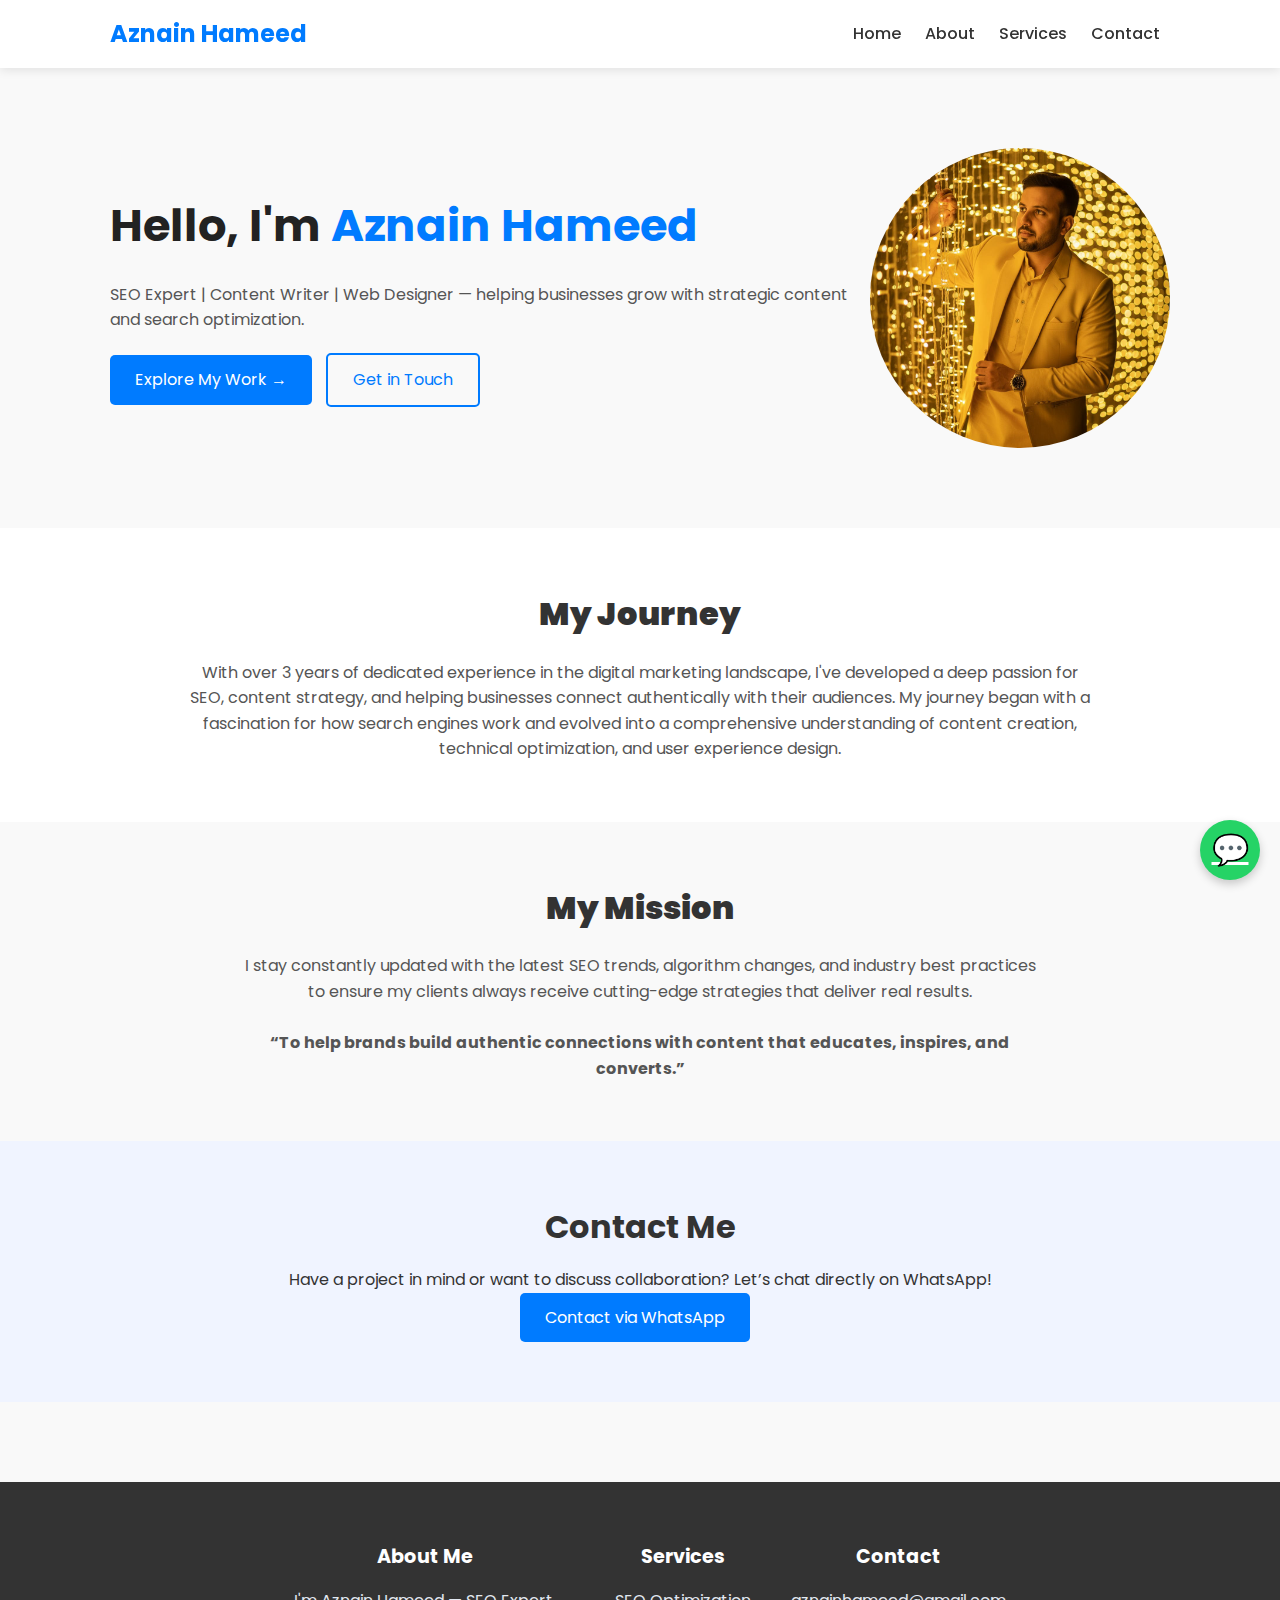
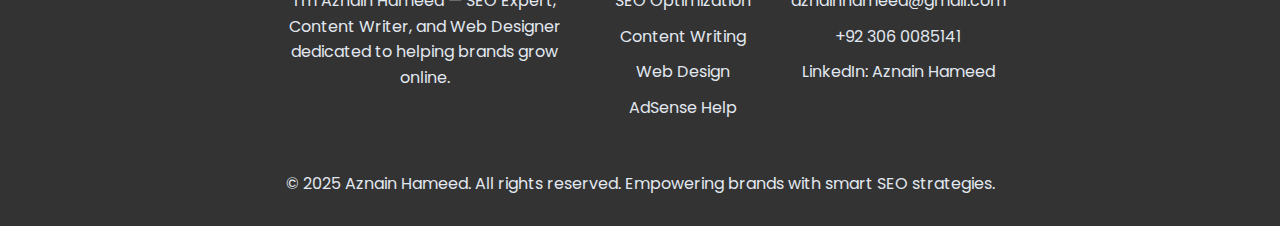
<file: index.html>
<!DOCTYPE html>
<html lang="en">
<head>
  <meta charset="UTF-8" />
  <meta name="viewport" content="width=device-width, initial-scale=1.0" />
  <meta name="description" content="Aznain Hameed — SEO Expert, Content Writer, and Web Designer helping brands grow through content and search optimization." />
  <meta name="keywords" content="Aznain Hameed, SEO Expert, Content Writer, Web Designer, SEO Services" />
  <title>Aznain Hameed - SEO Expert</title>

  <!-- Google Font -->
  <link href="https://fonts.googleapis.com/css2?family=Poppins:wght@400;500;600&display=swap" rel="stylesheet">

  <style>
    /* Global Styles */
    * {
      margin: 0;
      padding: 0;
      box-sizing: border-box;
      font-family: 'Poppins', sans-serif;
    }

    body {
      background-color: #f9f9f9;
      color: #333;
      line-height: 1.6;
      scroll-behavior: smooth;
      overflow-x: hidden;
      word-wrap: break-word;
    }

    /* Header */
    header {
      background: #fff;
      box-shadow: 0 2px 10px rgba(0,0,0,0.1);
      position: sticky;
      top: 0;
      z-index: 1000;
    }

    nav {
      display: flex;
      justify-content: space-between;
      align-items: center;
      max-width: 1100px;
      margin: auto;
      padding: 15px 20px;
    }

    nav h2 {
      color: #007bff;
      font-size: 1.5rem;
    }

    nav a {
      text-decoration: none;
      color: #333;
      margin: 0 10px;
      font-weight: 500;
      transition: color 0.3s;
    }

    nav a:hover {
      color: #007bff;
    }

    /* Hero Section */
    .hero {
      display: flex;
      justify-content: space-between;
      align-items: center;
      flex-wrap: wrap;
      max-width: 1100px;
      margin: 60px auto;
      padding: 0 20px;
    }

    .hero-content {
      flex: 1 1 500px;
    }

    .hero-content h1 {
      font-size: 2.8rem;
      color: #222;
    }

    .hero-content span {
      color: #007bff;
    }

    .hero-content p {
      margin: 20px 0;
      color: #555;
    }

    .btn, .btn-outline {
      display: inline-block;
      padding: 12px 25px;
      border-radius: 5px;
      text-decoration: none;
      margin-right: 10px;
      transition: 0.3s;
    }

    .btn {
      background-color: #007bff;
      color: #fff;
    }

    .btn:hover {
      background-color: #0056b3;
    }

    .btn-outline {
      border: 2px solid #007bff;
      color: #007bff;
    }

    .btn-outline:hover {
      background-color: #007bff;
      color: #fff;
    }

    .profile-img {
      width: 300px;
      height: 300px;
      border-radius: 50%;
      object-fit: cover;
      margin: 20px auto;
      display: block;
    }

    /* About Section */
    .about-section {
      background: #fff;
      padding: 60px 20px;
      text-align: center;
    }

    .about-section h2 {
      font-size: 2rem;
      margin-bottom: 20px;
    }

    .about-section p {
      max-width: 900px;
      margin: auto;
      color: #555;
    }

    /* Services Section */
    .services {
      max-width: 1100px;
      margin: 60px auto;
      text-align: center;
      padding: 0 20px;
    }

    .services h2 {
      font-size: 2rem;
      margin-bottom: 20px;
    }

    .services p {
      color: #555;
      max-width: 800px;
      margin: auto;
    }

    /* Contact Section */
    .contact {
      text-align: center;
      padding: 60px 20px;
      background-color: #f0f4ff;
    }

    .contact h2 {
      font-size: 2rem;
      margin-bottom: 15px;
    }

    /* Footer */
    footer {
      background-color: var(--text-dark);
      color: white;
      padding: 60px 20px 30px;
      text-align: center;
      margin-top: 80px;
    }

    .footer-container {
      display: flex;
      flex-wrap: wrap;
      justify-content: center;
      gap: 40px;
      margin-bottom: 40px;
    }

    .footer-column {
      max-width: 300px;
    }

    .footer-column h4 {
      margin-bottom: 15px;
      color: var(--primary);
      font-size: 1.2rem;
    }

    .footer-column ul {
      list-style: none;
    }

    .footer-column ul li {
      margin-bottom: 10px;
    }

    .footer-column ul li a {
      color: #e2e8f0;
      text-decoration: none;
      transition: color 0.3s ease;
    }

    .footer-column ul li a:hover {
      color: white;
    }

    .get-touch-btn {
      display: inline-block;
      margin-top: 15px;
      padding: 10px 25px;
      background-color: var(--primary);
      color: white;
      border-radius: 30px;
      text-decoration: none;
      font-weight: 500;
      transition: 0.3s ease;
    }

    .get-touch-btn:hover {
      background-color: var(--primary-dark);
      transform: translateY(-3px);
    }

    footer p {
      margin-top: 10px;
      color: #e2e8f0;
    }

    @media (max-width: 768px) {
      header {
        flex-direction: column;
        text-align: center;
      }

      nav {
        margin-top: 10px;
      }

      .footer-container {
        flex-direction: column;
        align-items: center;
      }
    }
    footer{
        background-color: #333;
    }

    /* Floating WhatsApp Icon */
    .whatsapp-float {
      position: fixed;
      bottom: 20px;
      right: 20px;
      background-color: #25d366;
      color: white;
      border-radius: 50%;
      width: 60px;
      height: 60px;
      display: flex;
      justify-content: center;
      align-items: center;
      font-size: 30px;
      box-shadow: 0 4px 10px rgba(0,0,0,0.2);
      transition: 0.3s;
      z-index: 1000;
    }

    .whatsapp-float:hover {
      transform: scale(1.1);
      background-color: #1ebd5a;
    }

    /* Responsive Design */
    @media (max-width: 900px) {
      .hero {
        flex-direction: column-reverse;
        text-align: center;
      }

      .hero-content h1 {
        font-size: 2rem;
      }

      .profile-img {
        width: 220px;
        height: 220px;
      }

      .footer-container {
        flex-direction: column;
        text-align: center;
      }
    }

    @media (max-width: 600px) {
      .btn, .btn-outline {
        padding: 10px 20px;
        margin-bottom: 10px;
      }

      .hero-content p {
        font-size: 0.95rem;
      }
    }
  </style>
</head>
<body>

  <!-- Header -->
  <header>
    <nav>
      <h2>Aznain Hameed</h2>
      <div>
        <a href="index.html">Home</a>
        <a href="about.html">About</a>
        <a href="services.html">Services</a>
        <a href="contact.html">Contact</a>
      </div>
    </nav>
  </header>

  <!-- Hero Section -->
  <section class="hero" id="home">
    <div class="hero-content">
      <h1>Hello, I'm <span>Aznain Hameed</span></h1>
      <p>SEO Expert | Content Writer | Web Designer — helping businesses grow with strategic content and search optimization.</p>
      <a href="#services" class="btn">Explore My Work →</a>
      <a href="https://wa.me/923060085141?text=Hello%20Aznain,%20I%20visited%20your%20website%20and%20want%20to%20get%20in%20touch!" target="_blank" class="btn-outline">Get in Touch</a>
    </div>
    <img src="Aznain.jpeg" alt="Aznain Hameed - SEO Expert" class="profile-img" />
  </section>

  <!-- About Section -->
  <section class="about-section" id="about">
    <h2><b>My Journey</b></h2>
    <p>With over 3 years of dedicated experience in the digital marketing landscape, I've developed a deep passion for SEO, content strategy, and helping businesses connect authentically with their audiences. My journey began with a fascination for how search engines work and evolved into a comprehensive understanding of content creation, technical optimization, and user experience design.</p>
  </section>

  <!-- Services Section -->
  <section class="services" id="services">
    <h2><b>My Mission</b></h2>
    <p>I stay constantly updated with the latest SEO trends, algorithm changes, and industry best practices to ensure my clients always receive cutting-edge strategies that deliver real results. <br><br><b>“To help brands build authentic connections with content that educates, inspires, and converts.”</b></p>
  </section>

  <!-- Contact Section -->
  <section class="contact" id="contact">
    <h2>Contact Me</h2>
    <p>Have a project in mind or want to discuss collaboration? Let’s chat directly on WhatsApp!</p>
    <a href="https://wa.me/923060085141?text=Hi%20Aznain,%20I%20want%20to%20discuss%20a%20project!" target="_blank" class="btn">Contact via WhatsApp</a>
  </section>
 <!-- Footer -->
  <footer>
    <div class="footer-container">
      <div class="footer-column">
        <h4>About Me</h4>
        <p>I'm Aznain Hameed — SEO Expert, Content Writer, and Web Designer dedicated to helping brands grow online.</p>
        
      </div>

      <div class="footer-column">
        <h4>Services</h4>
        <ul>
          <li><a href="#">SEO Optimization</a></li>
          <li><a href="#">Content Writing</a></li>
          <li><a href="#">Web Design</a></li>
          <li><a href="#">AdSense Help</a></li>
        </ul>
      </div>

      <div class="footer-column">
        <h4>Contact</h4>
        <ul>
          <li><a href="mailto:aznainhameed@gmail.com">aznainhameed@gmail.com</a></li>
          <li><a href="tel:+923060085141">+92 306 0085141</a></li>
          <li><a href="#">LinkedIn: Aznain Hameed</a></li>
        </ul>
      </div>
    </div>

    <p>© 2025 Aznain Hameed. All rights reserved. Empowering brands with smart SEO strategies.</p>
  </footer>

  <!-- Floating WhatsApp Icon -->
  <a href="https://wa.me/923060085141?text=Hi%20Aznain!" class="whatsapp-float" target="_blank" aria-label="Chat on WhatsApp">💬</a>

</body>
</html>
</file>
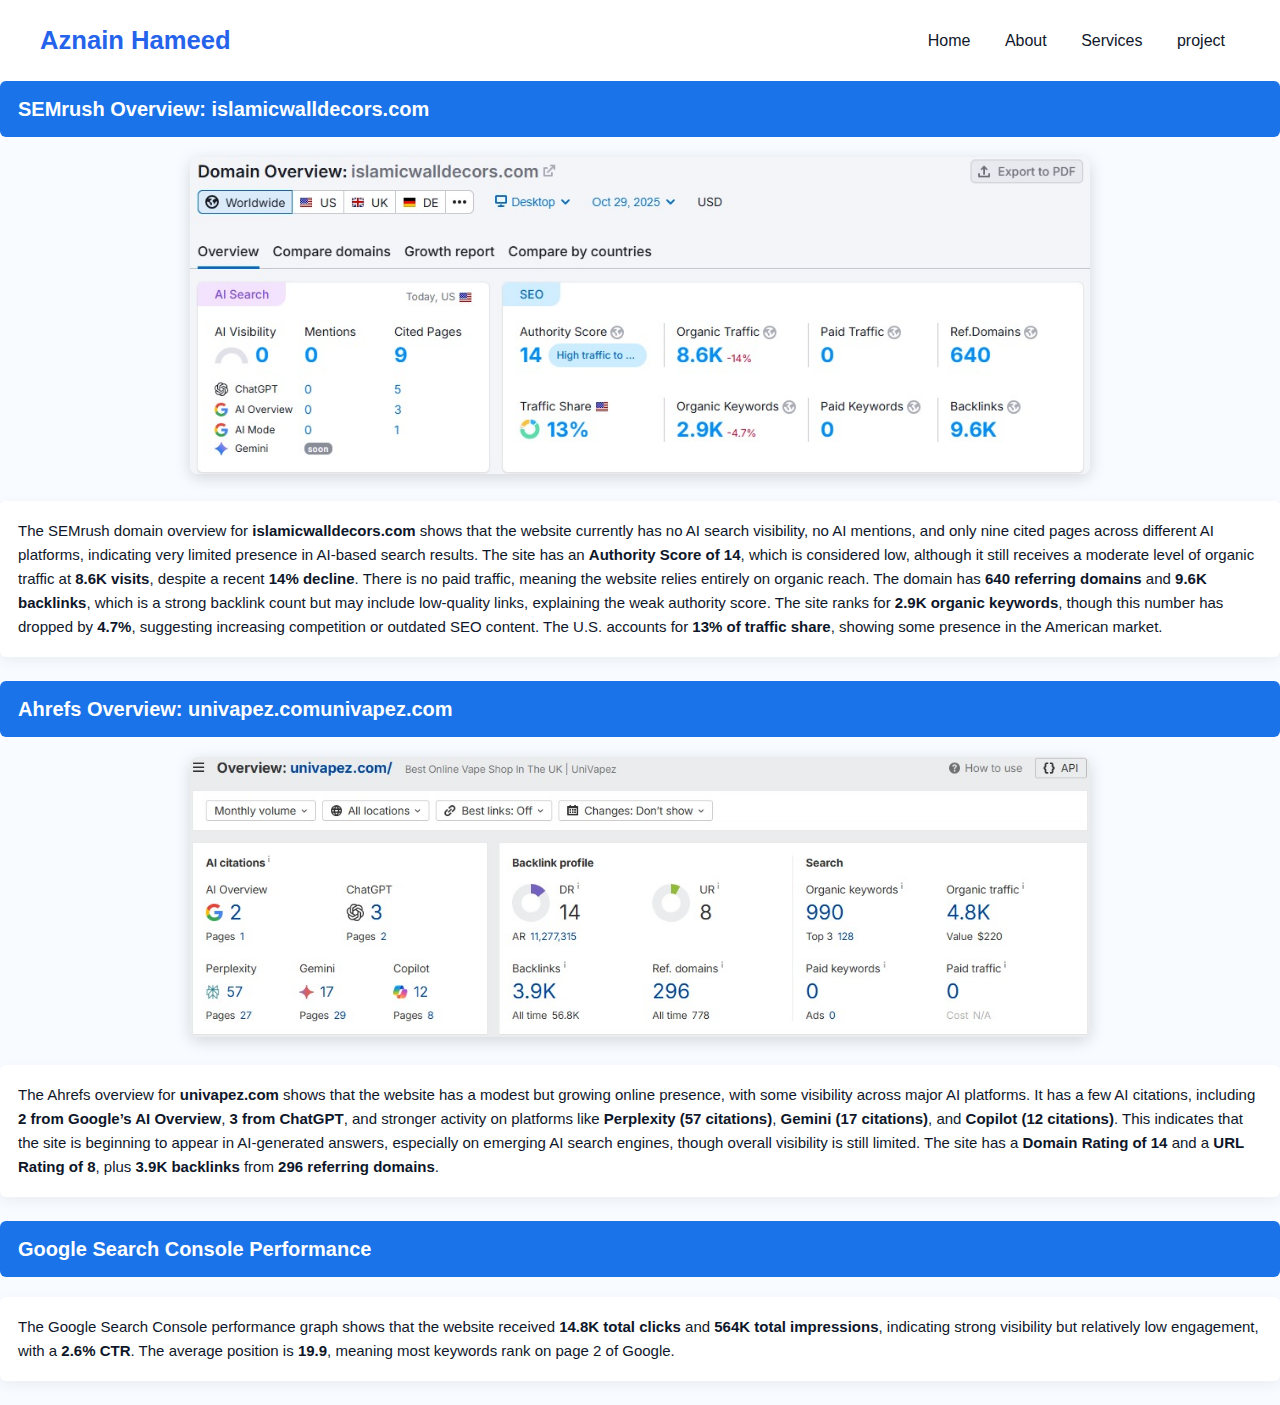
<file: contcet.html>
<!DOCTYPE html>
<html lang="en">
<head>
  <meta charset="UTF-8" />
  <meta name="viewport" content="width=device-width, initial-scale=1.0" />
  <meta name="description" content="Contact and Work With Aznain Hameed — Collaborate for SEO, Content Writing, and Web Design Projects." />
  <meta name="author" content="Aznain Hameed" />
  <title>Project || Aznain Hameed</title>
<link rel="stylesheet" href="footer.css">
<link rel="stylesheet" href="header.css">
  <style>
    /* Global Theme */
    :root {
      --primary: #2563eb;
      --primary-dark: #1e3a8a;
      --text-dark: #0f172a;
      --text-light: #475569;
      --bg: #f8fbff;
      --white: #ffffff;
      --shadow: rgba(0, 0, 0, 0.08);
    }

    * {
      margin: 0;
      padding: 0;
      box-sizing: border-box;
      font-family: "Poppins", sans-serif;
    }
    
    
    * {
      margin: 0;
      padding: 0;
      box-sizing: border-box;
      font-family: "Poppins", sans-serif;
    }

    body {
      background-color: var(--bg);
      color: var(--text-dark);
      line-height: 1.6;
    }

    /* Header */
    header {
      background-color: var(--white);
      box-shadow: 0 2px 10px var(--shadow);
      padding: 20px 40px;
      display: flex;
      justify-content: space-between;
      align-items: center;
    }

    header h1 {
      font-size: 1.6rem;
      color: var(--primary);
    }

    nav a {
      text-decoration: none;
      color: var(--text-dark);
      margin: 0 15px;
      font-weight: 500;
      transition: 0.3s;
    }

    nav a:hover {
      color: var(--primary);
    }

    body {
      background-color: var(--bg);
      color: var(--text-dark);
      line-height: 1.6;
    }

    
      h2 {
        background: #1a73e8;
        color: #fff;
        padding: 12px 18px;
        border-radius: 6px;
        font-size: 20px;
    }
    p {
        background: #fff;
        padding: 18px;
        border-radius: 6px;
        box-shadow: 0 4px 14px rgba(0,0,0,0.06);
        margin-bottom: 24px;
        font-size: 15px;
    }
    .img-box {
        margin: 20px 0;
        text-align: center;
    }
    .img-box img {
        width: 90%;
        max-width: 900px;
        border-radius: 8px;
        box-shadow: 0 4px 16px rgba(0,0,0,0.15);
    }
    .link{
        color: #fff;
        text-decoration: none;
    }
    .link:hover{
        color: aquamarine;
       
    }

    /* Footer */
    footer {
      background-color: var(--text-dark);
      color: white;
      padding: 60px 20px 30px;
      text-align: center;
      margin-top: 80px;
    }

    footer p {
      margin-top: 10px;
      color: #e2e8f0;
    }
    .footer {
      background-color: var(--text-dark);
      color: white;
      padding: 60px 20px 30px;
    }

    .footer-container {
      max-width: 1200px;
      margin: 0 auto;
      display: flex;
      flex-wrap: wrap;
      justify-content: space-between;
      gap: 40px;
      border-bottom: 1px solid rgba(255, 255, 255, 0.1);
      padding-bottom: 30px;
    }

    .footer-column h3,
    .footer-column h4 {
      color: white;
    }

    .footer-column a {
      color: white;
      text-decoration: none;
      transition: 0.3s;
      list-style: none;
    }

    .footer-column a:hover {
      color: #38bdf8;
    }
    /* for the index page  */
    .center{
        text-align: center;
    }
  </style>
</head>

<body>
  <!-- Header -->
  <header>
    <h1>Aznain Hameed</h1>
    <nav>
      <a href="index.html">Home</a>
      <a href="about.html">About</a>
      <a href="services.html">Services</a>
      <a href="contcet.html">project</a>
    </nav>
  </header>
<h2>SEMrush Overview: <a class="link" href="https://islamicwalldecors.com/">islamicwalldecors.com</a> </h2>

<div class="img-box">
    <!-- Replace with your SEMrush image file -->
    <img src="islamicwalldecors.png" alt="SEMrush Overview Screenshot">
</div>

<p>
The SEMrush domain overview for <strong>islamicwalldecors.com</strong> shows that the website currently has no AI search visibility, 
no AI mentions, and only nine cited pages across different AI platforms, indicating very limited presence in AI-based search 
results. The site has an <strong>Authority Score of 14</strong>, which is considered low, although it still receives a moderate level 
of organic traffic at <strong>8.6K visits</strong>, despite a recent <strong>14% decline</strong>. There is no paid traffic, meaning the website 
relies entirely on organic reach. The domain has <strong>640 referring domains</strong> and <strong>9.6K backlinks</strong>, which is a strong 
backlink count but may include low-quality links, explaining the weak authority score. The site ranks for <strong>2.9K organic 
keywords</strong>, though this number has dropped by <strong>4.7%</strong>, suggesting increasing competition or outdated SEO content. 
The U.S. accounts for <strong>13% of traffic share</strong>, showing some presence in the American market.
</p>



<h2>Ahrefs Overview: <a class="link" href="https://univapez.com/">univapez.com</a>univapez.com</h2>

<div class="img-box">
    <!-- Replace with your Ahrefs image file -->
    <img src="univapez.png" alt="Ahrefs Overview Screenshot">
</div>

<p>
The Ahrefs overview for <strong>univapez.com</strong> shows that the website has a modest but growing online presence, with some 
visibility across major AI platforms. It has a few AI citations, including <strong>2 from Google’s AI Overview</strong>, <strong>3 from ChatGPT</strong>, 
and stronger activity on platforms like <strong>Perplexity (57 citations)</strong>, <strong>Gemini (17 citations)</strong>, and <strong>Copilot (12 citations)</strong>. 
This indicates that the site is beginning to appear in AI-generated answers, especially on emerging AI search engines, though 
overall visibility is still limited.

The site has a <strong>Domain Rating of 14</strong> and a <strong>URL Rating of 8</strong>, plus <strong>3.9K backlinks</strong> from <strong>296 referring domains</strong>.
</p>



<h2>Google Search Console Performance</h2>

<div class="img-box">
    <!-- Replace with your GSC performance image -->
    <!-- <img src="gsc-performance.png" alt="Google Search Console Performance Screenshot"> -->
</div>

<p>
The Google Search Console performance graph shows that the website received <strong>14.8K total clicks</strong> and 
<strong>564K total impressions</strong>, indicating strong visibility but relatively low engagement, with a <strong>2.6% CTR</strong>. 
The average position is <strong>19.9</strong>, meaning most keywords rank on page 2 of Google.
</p>

 

     
</body>
</html>
</file>
<file: footer.css>
.footer {
      background-color: var(--text-dark);
      color: white;
      padding: 60px 20px 30px;
    }

    .footer-container {
      max-width: 1200px;
      margin: 0 auto;
      display: flex;
      flex-wrap: wrap;
      justify-content: space-between;
      gap: 40px;
      border-bottom: 1px solid rgba(255, 255, 255, 0.1);
      padding-bottom: 30px;
    }

    .footer-column h3,
    .footer-column h4 {
      color: white;
    }

    .footer-column a {
      color: white;
      text-decoration: none;
      transition: 0.3s;
      list-style: none;
    }

    .footer-column a:hover {
      color: #38bdf8;
    }
    /* for the index page  */
    .center{
        text-align: center;
    }
</file>
<file: header.css>
* {
      margin: 0;
      padding: 0;
      box-sizing: border-box;
      font-family: "Poppins", sans-serif;
    }

    body {
      background-color: var(--bg);
      color: var(--text-dark);
      line-height: 1.6;
    }

    /* Header */
    header {
      background-color: var(--white);
      box-shadow: 0 2px 10px var(--shadow);
      padding: 20px 40px;
      display: flex;
      justify-content: space-between;
      align-items: center;
    }

    header h1 {
      font-size: 1.6rem;
      color: var(--primary);
    }

    nav a {
      text-decoration: none;
      color: var(--text-dark);
      margin: 0 15px;
      font-weight: 500;
      transition: 0.3s;
    }

    nav a:hover {
      color: var(--primary);
    }
</file>
